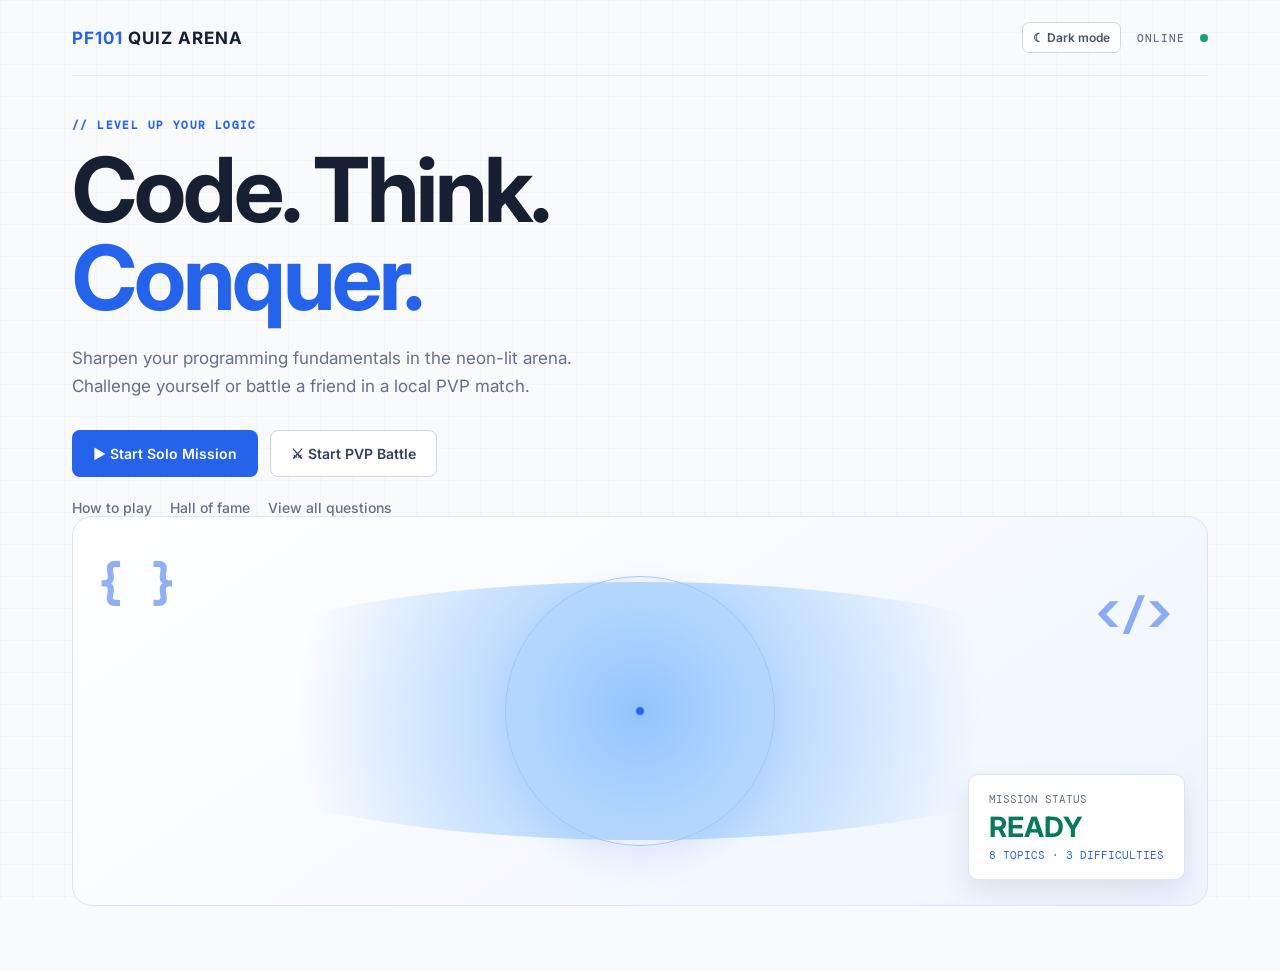
<file: PF101_GAMES/index.html>
<!doctype html>
<html lang="en">
<head>
  <meta charset="utf-8">
  <meta name="viewport" content="width=device-width, initial-scale=1">
  <meta name="description" content="PF101 Quiz Arena - programming fundamentals quiz game">
  <title>PF101 Quiz Arena</title>
  <link rel="stylesheet" href="style.css">
</head>
<body>
  <div class="grid-bg"></div>
  <main class="app-shell">
    <header class="topbar"><button class="brand" data-home aria-label="Return home"><span>PF101</span> QUIZ ARENA</button><div class="topbar-actions"><button id="theme-toggle" class="theme-toggle" type="button" aria-label="Switch to dark mode" aria-pressed="false">☾ <span>Dark mode</span></button><div class="status-dot">ONLINE <i></i></div></div></header>

    <section id="home" class="screen active hero">
      <div class="hero-copy"><p class="eyebrow">// LEVEL UP YOUR LOGIC</p><h1>Code. Think.<br><em>Conquer.</em></h1><p class="intro">Sharpen your programming fundamentals in the neon-lit arena. Challenge yourself or battle a friend in a local PVP match.</p><div class="hero-actions"><button class="btn primary" data-open="single-setup">▶ Start Solo Mission</button><button class="btn secondary" data-open="multi-setup">⚔ Start PVP Battle</button></div><div class="quick-links"><button data-modal="instructions">How to play</button><button data-modal="scores">Hall of fame</button><a href="question.html" class="text-btn">View all questions</a></div></div>
      <div class="arena-art" aria-hidden="true"><div class="orb"></div><div class="code-card"><small>MISSION STATUS</small><strong>READY</strong><span>8 TOPICS · 3 DIFFICULTIES</span></div><div class="bracket b1">{ }</div><div class="bracket b2">&lt;/&gt;</div></div>
    </section>

    <section id="single-setup" class="screen mode-dashboard">
      <aside class="dash-sidebar"><p class="eyebrow">PLAYER HUB</p><h2>SOLO<br><em>MISSION</em></h2><nav><button class="active">⌁ Mission control</button><button data-modal="scores">♜ My high scores</button><button data-modal="instructions">? How to play</button></nav><button class="text-btn back-link" data-home>← Command center</button></aside>
      <div class="dash-main"><div class="dash-heading"><div><p class="eyebrow">SOLO DASHBOARD</p><h1>Ready to train?</h1><p>Set your challenge parameters, then enter a 10-question programming sprint.</p></div><div class="dash-badge">01<br><small>PLAYER</small></div></div><div class="dashboard-grid"><article class="launch-panel"><div class="panel-kicker">NEXT CHALLENGE</div><h3>Programming<br>Fundamentals</h3><ul><li>10 randomized questions</li><li>Time bonus enabled</li><li>Instant answer explanations</li></ul><form id="single-form" class="setup-form compact-form"><label>Player alias<input id="single-name" maxlength="20" placeholder="e.g. Ada" required></label><label>Difficulty<select id="single-difficulty"><option value="Easy">Easy — 20 seconds</option><option value="Medium" selected>Medium — 15 seconds</option><option value="Hard">Hard — 12 seconds</option></select></label><button class="btn primary" type="submit">Launch solo mission →</button></form></article><div class="dash-side-cards"><article class="dash-card"><span>◈</span><small>YOUR BEST</small><strong id="solo-best">—</strong><p>Complete a mission to set your record.</p></article><article class="dash-card"><span>⌁</span><small>ARENA RULE</small><strong>Fast = more</strong><p>Correct answers earn 100 points plus remaining-time bonus.</p></article></div></div></div>
    </section>

    <section id="multi-setup" class="screen mode-dashboard versus-dashboard">
      <aside class="dash-sidebar"><p class="eyebrow">PVP BATTLE HUB</p><h2>LOCAL<br><em>PVP BATTLE</em></h2><nav><button class="active">⚔ PVP setup</button><button data-modal="instructions">? Battle rules</button><button data-home>⌂ Command center</button></nav><p class="device-note">ONE DEVICE<br><span>Pass the screen after every turn.</span></p></aside>
      <div class="dash-main"><div class="dash-heading"><div><p class="eyebrow">LOCAL PVP MULTIPLAYER</p><h1>Choose your rivals.</h1><p>Each player gets 10 random questions. Players alternate turns, and every question is different.</p></div><div class="dash-badge vs">PVP<br><small>LOCAL</small></div></div><div class="vs-players"><div><span>P1</span><strong>PLAYER ONE</strong></div><b>VS</b><div><span>P2</span><strong>PLAYER TWO</strong></div></div><article class="launch-panel battle-panel"><div class="panel-kicker">PVP MATCH CONFIGURATION</div><form id="multi-form" class="setup-form two-col compact-form"><label>Player 1 alias<input id="p1-name" maxlength="20" placeholder="Player One" required></label><label>Player 2 alias<input id="p2-name" maxlength="20" placeholder="Player Two" required></label><label>Difficulty<select id="multi-difficulty"><option value="Easy">Easy — 20 seconds</option><option value="Medium" selected>Medium — 15 seconds</option><option value="Hard">Hard — 12 seconds</option></select></label><div class="match-info">10 questions per player<br><span>20 unique questions · alternating turns</span></div><button class="btn primary" type="submit">Start PVP battle ⚔</button></form></article></div>
    </section>

    <section id="quiz" class="screen quiz-screen"><div class="quiz-top"><div><p id="turn-label" class="eyebrow"></p><h2 id="player-label">PLAYER</h2></div><div class="timer"><svg viewBox="0 0 42 42"><circle class="timer-track" cx="21" cy="21" r="18"/><circle id="timer-ring" class="timer-ring" cx="21" cy="21" r="18"/></svg><b id="timer-value">15</b></div></div><div id="scoreboard" class="scoreboard hidden"></div><div class="progress-row"><span id="progress-text">Question 1 / 10</span><div class="progress"><i id="progress-bar"></i></div><span id="category-label">Category</span></div><article class="question-card"><div class="tag-row"><span id="difficulty-tag" class="tag">MEDIUM</span><span id="points-tag">+100 PTS</span></div><h3 id="question-text"></h3><div id="answers" class="answers"></div><p id="feedback" class="feedback" aria-live="polite"></p></article></section>

    <section id="results" class="screen results"><p id="result-eyebrow" class="eyebrow">MISSION COMPLETE</p><h2 id="result-title">Great run!</h2><div id="result-content"></div><div class="result-actions"><button id="again-btn" class="btn primary">Play again</button><button class="btn secondary" data-home>Command center</button></div></section>
  </main>

  <div id="modal" class="modal" aria-hidden="true"><div class="modal-panel"><button id="modal-close" class="close" aria-label="Close">×</button><div id="modal-content"></div></div></div>
  <script src="script.js"></script>
</body>
</html>
</file>
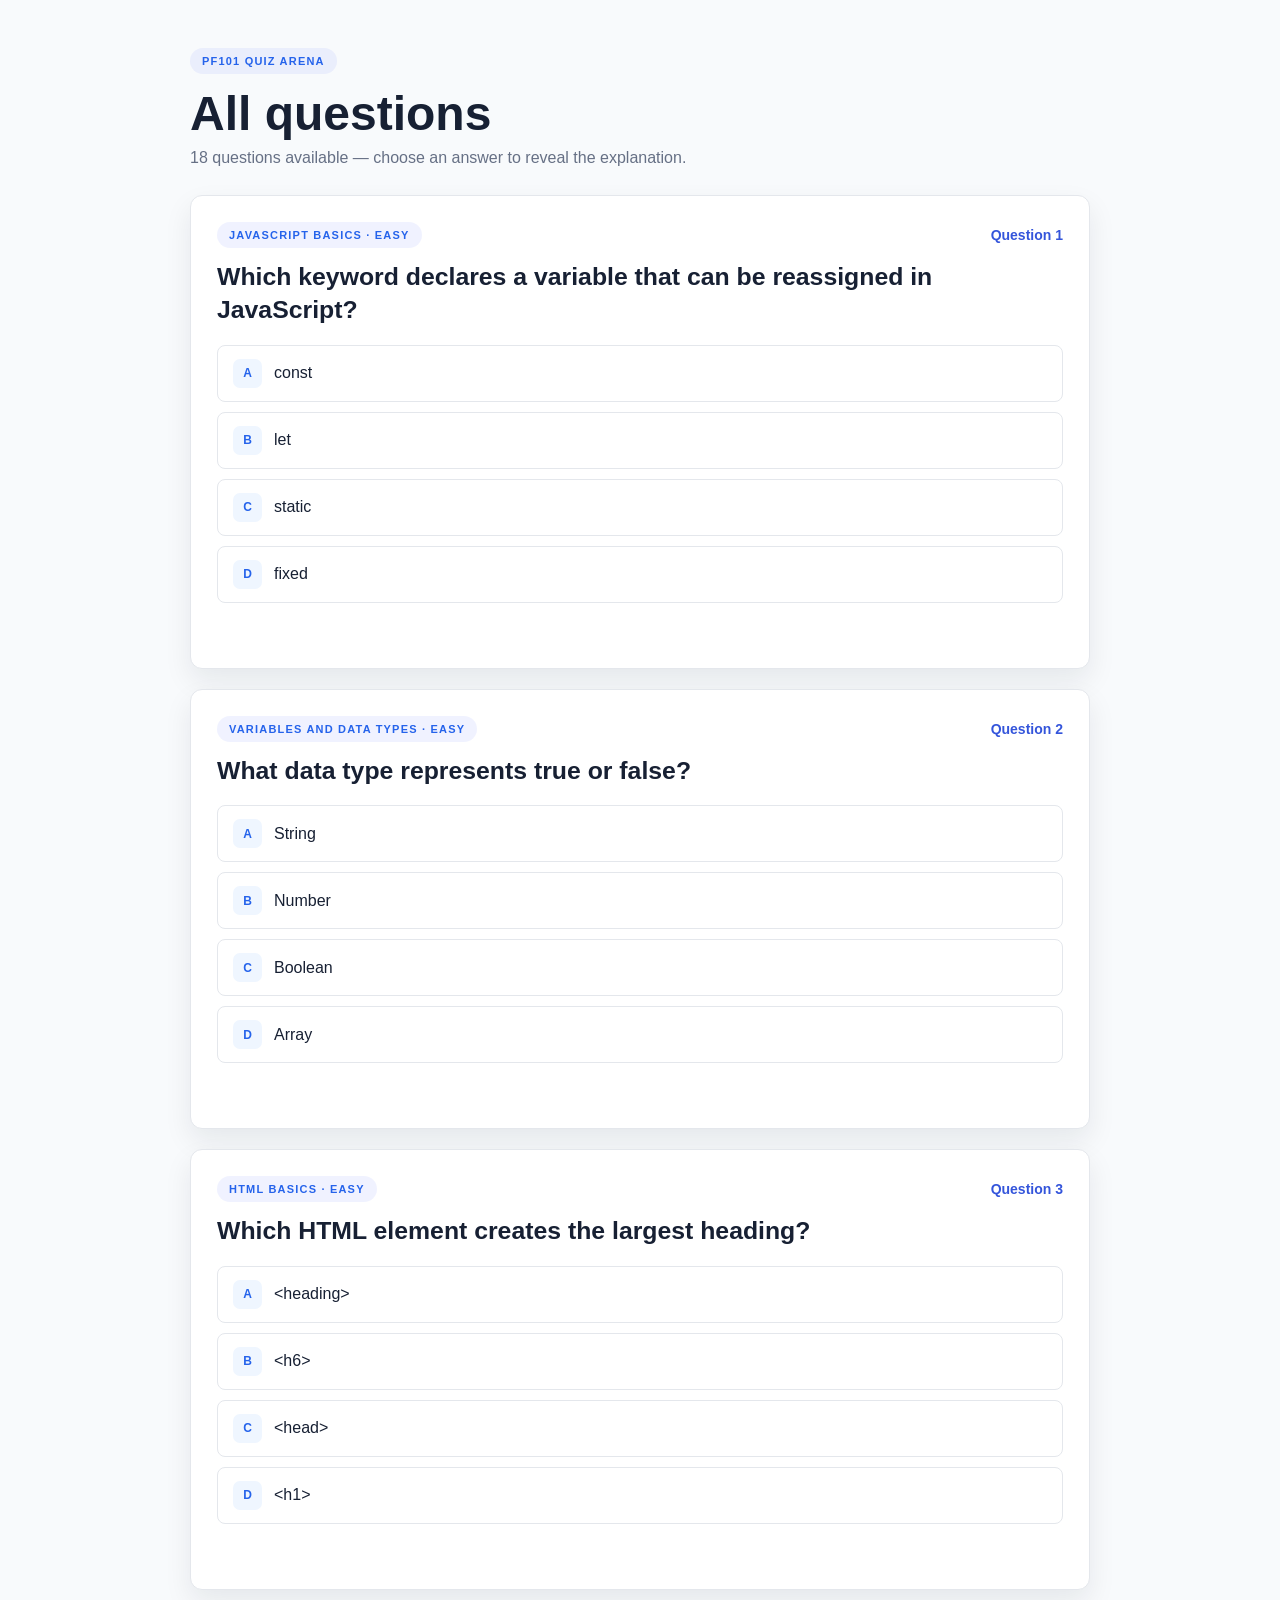
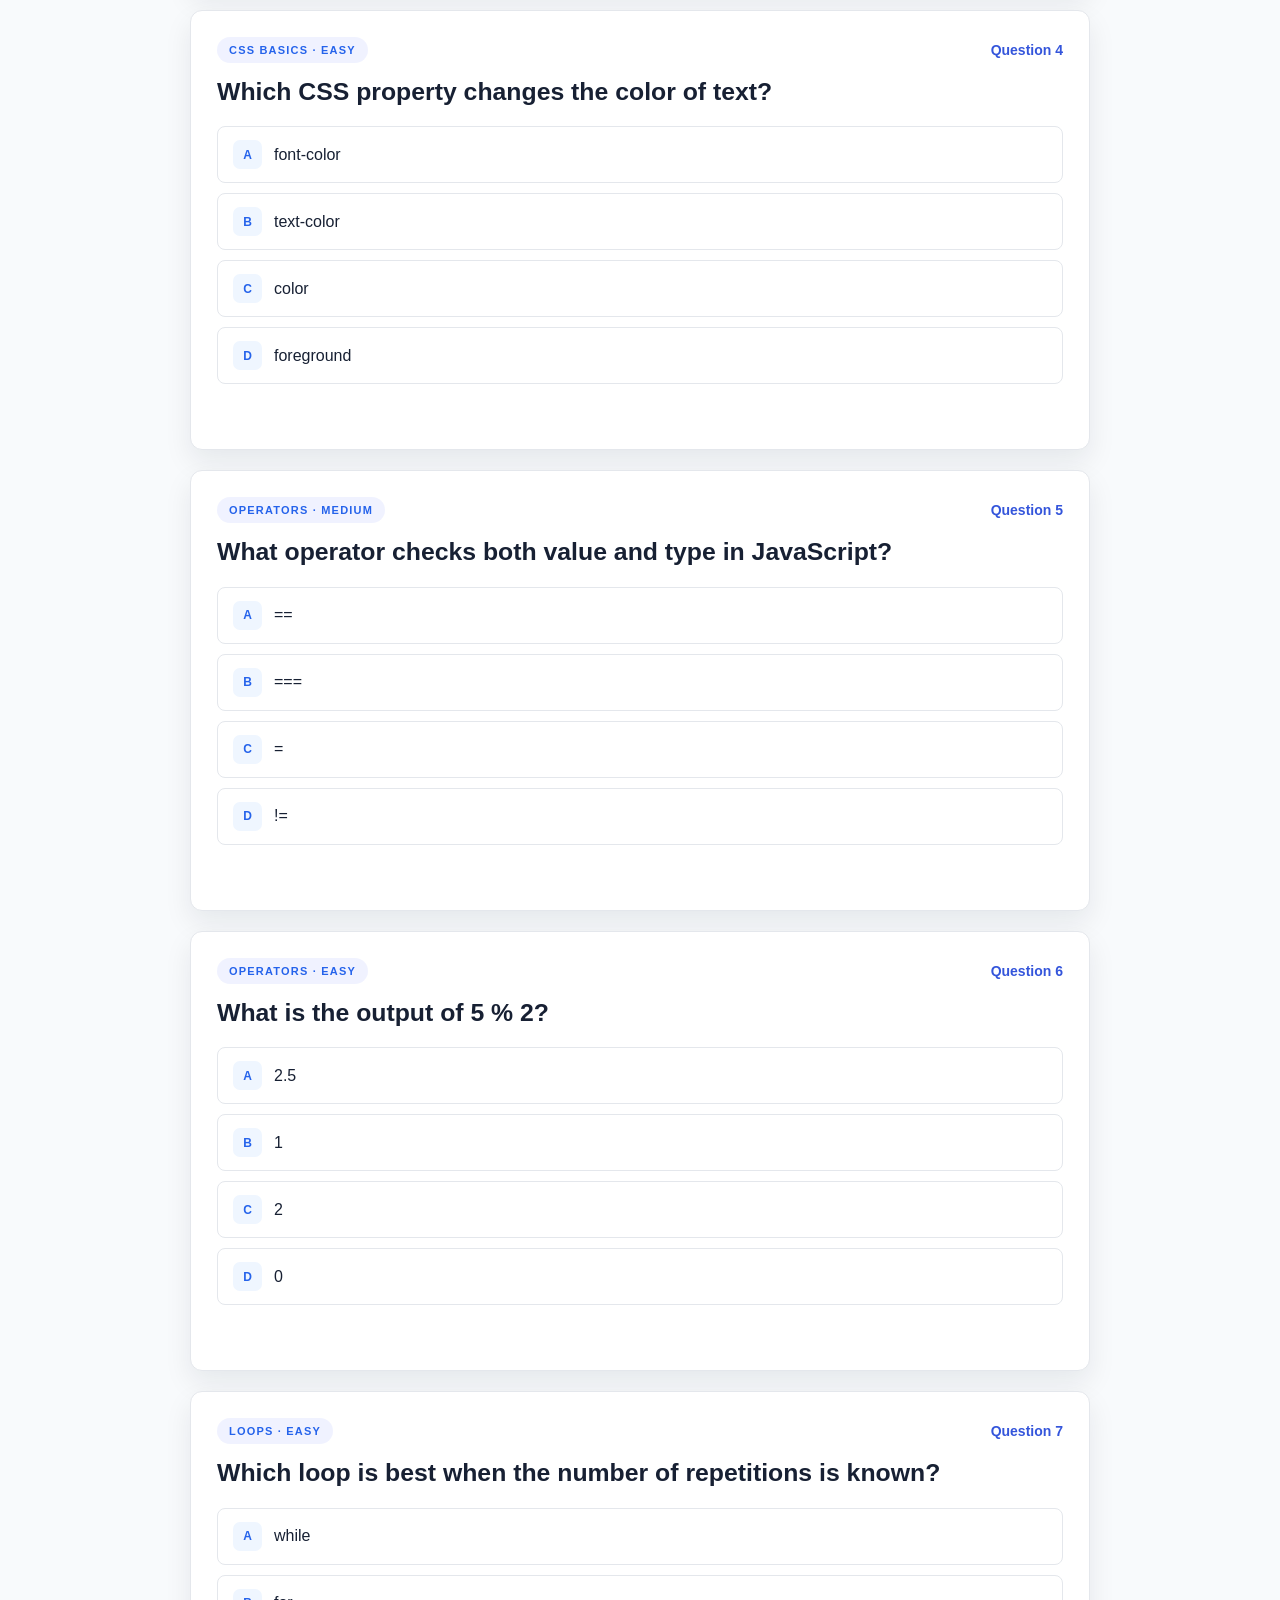
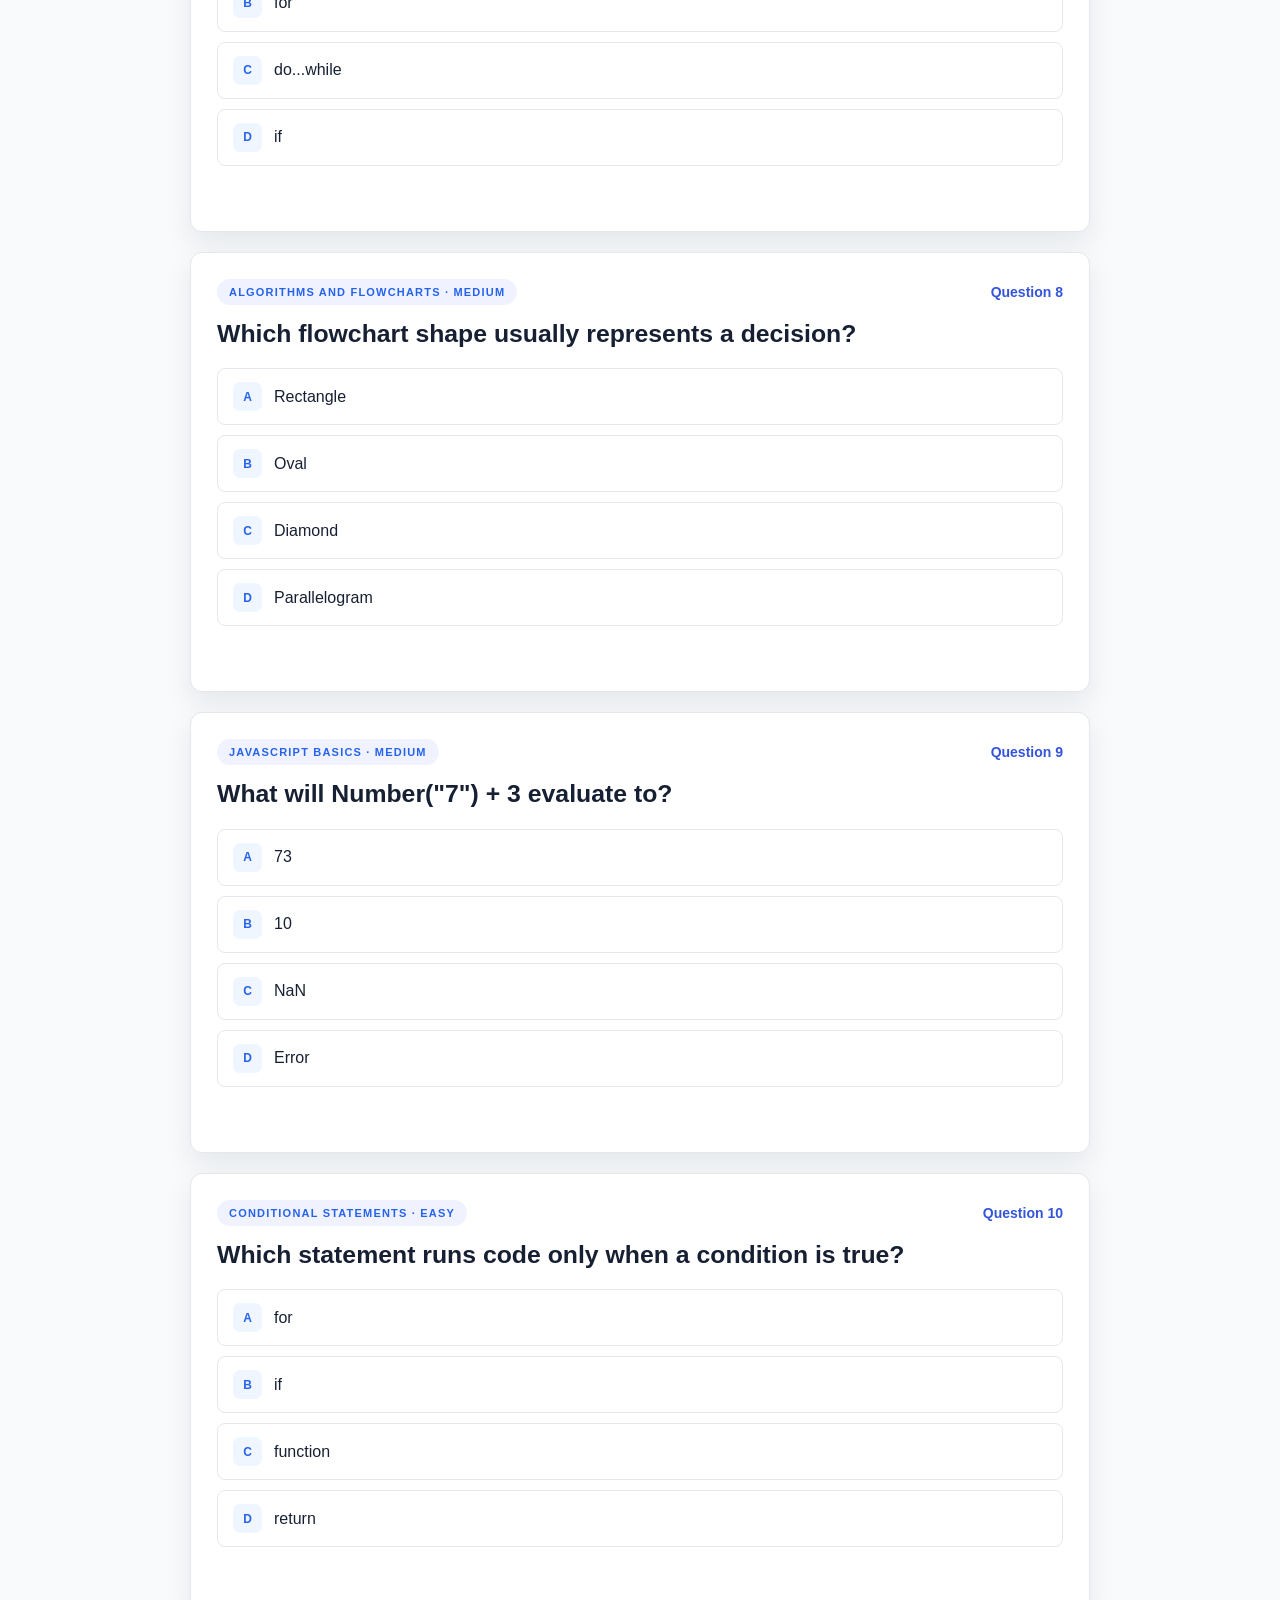
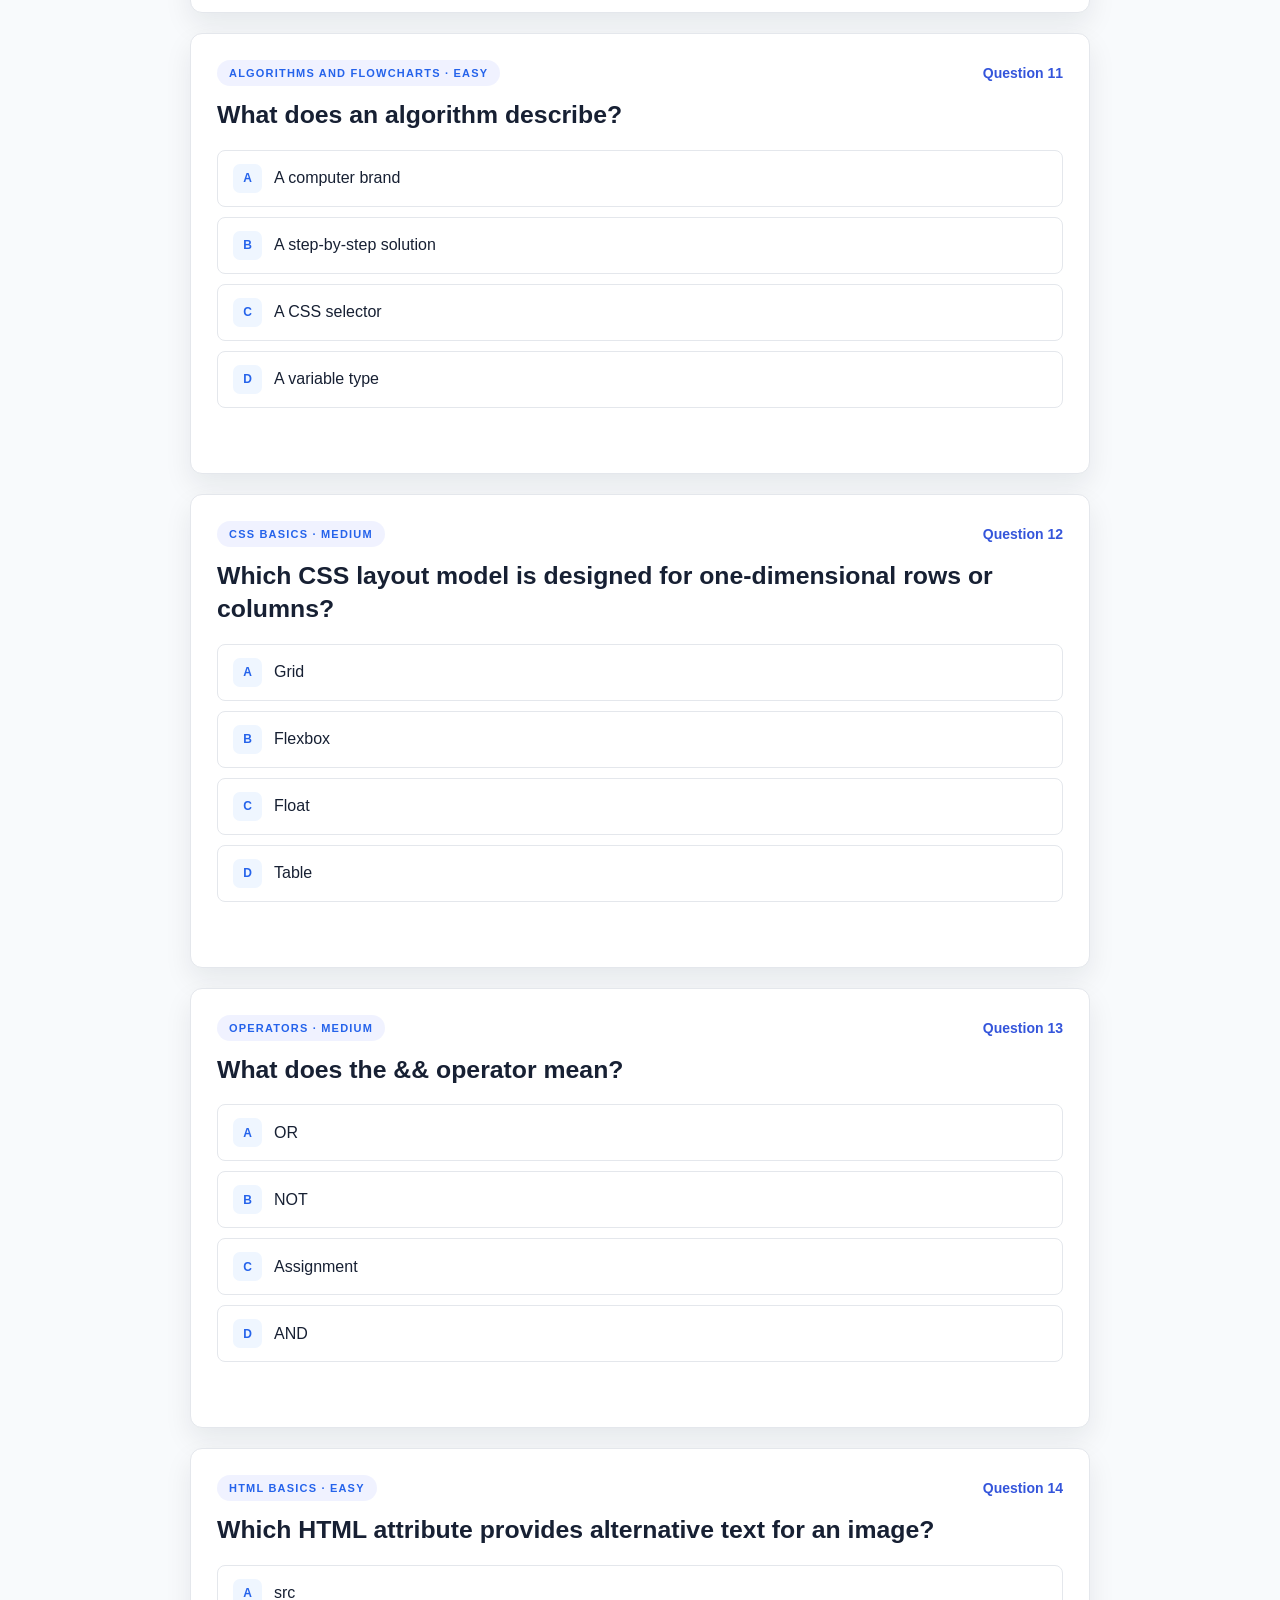
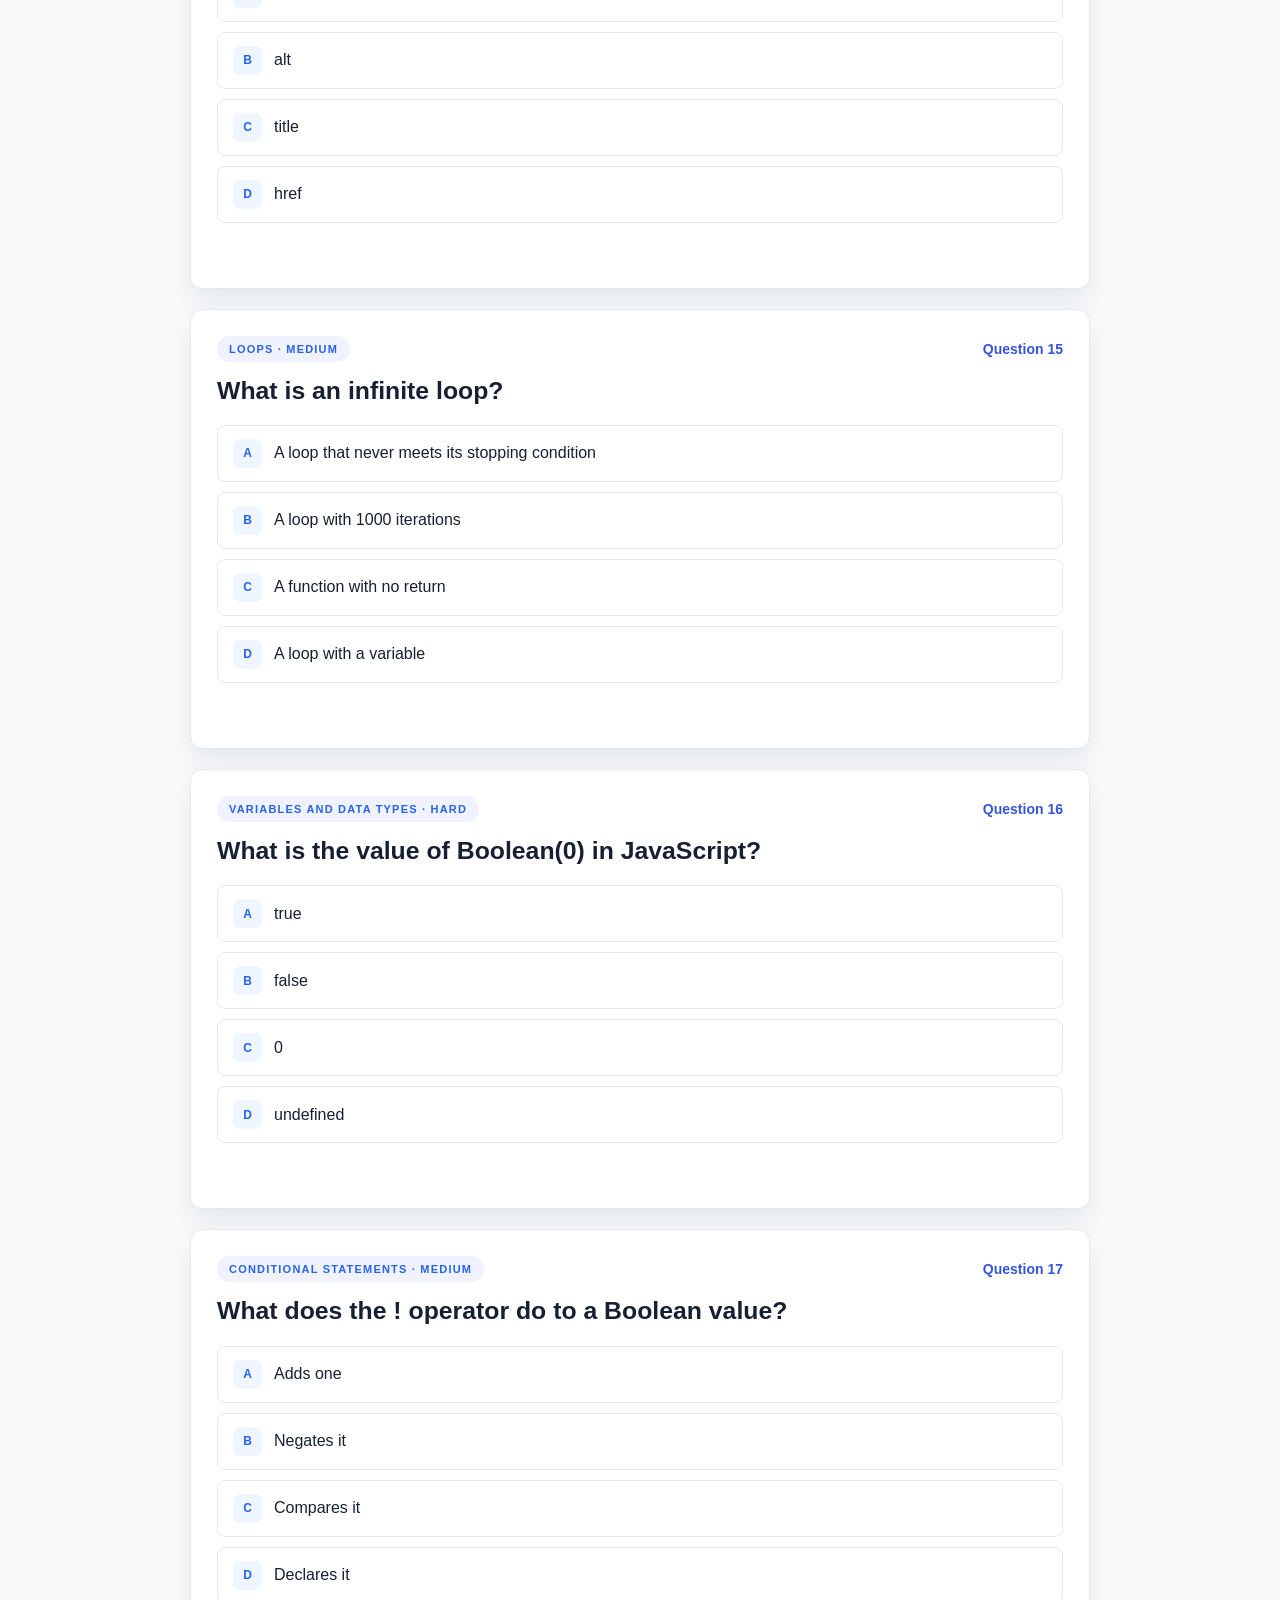
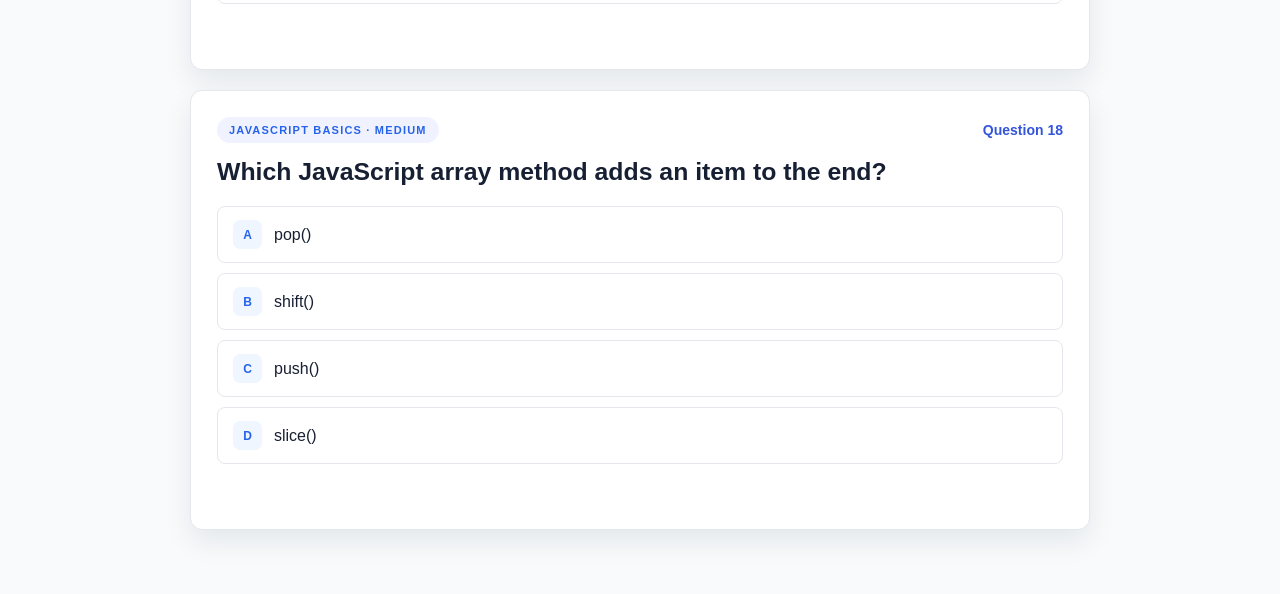
<file: PF101_GAMES/question.html>
<!doctype html>
<html lang="en">
<head>
  <meta charset="utf-8">
  <meta name="viewport" content="width=device-width, initial-scale=1">
  <title>PF101 Question Bank</title>
  <style>
    :root { --bg:#f8fafc; --panel:#fff; --line:#e4e7ec; --text:#172033; --muted:#667085; --primary:#2563eb; --purple:#3455db; --green:#087a5b; --red:#c63752; --shadow:0 12px 28px rgba(16,24,40,.08); }
    * { box-sizing:border-box; } body { margin:0; min-height:100vh; background:var(--bg); color:var(--text); font-family:Inter,Arial,Helvetica,sans-serif; }
    main { width:min(900px,92vw); margin:0 auto; padding:48px 0 64px; } header { margin-bottom:28px; }.tag { display:inline-block; padding:7px 12px; border-radius:999px; background:rgba(91,108,246,.09); color:var(--primary); font-size:11px; font-weight:700; letter-spacing:1.2px; text-transform:uppercase; } h1 { margin:12px 0 8px; font-size:clamp(2rem,5vw,3rem); } header p { margin:0; color:var(--muted); }
    #questions { display:grid; gap:20px; }.card { background:var(--panel); border:1px solid var(--line); border-radius:12px; box-shadow:var(--shadow); padding:26px; }.top-row { display:flex; justify-content:space-between; align-items:center; gap:12px; margin-bottom:12px; }.number { color:var(--purple); font-size:14px; font-weight:700; white-space:nowrap; } h2 { margin:0; font-size:clamp(1.2rem,3vw,1.55rem); line-height:1.35; }
    .answers { display:grid; gap:10px; margin-top:18px; }.answer { display:flex; align-items:center; gap:12px; width:100%; padding:13px 15px; border:1px solid var(--line); border-radius:8px; background:#fff; color:var(--text); cursor:pointer; font:inherit; text-align:left; transition:background .15s,border-color .15s; }.answer:not(:disabled):hover { border-color:var(--primary); background:#f5f8ff; }.answer:disabled { cursor:default; }.answer b { width:29px; height:29px; flex:none; display:grid; place-items:center; border-radius:7px; background:#eff6ff; color:var(--primary); font-size:12px; }.answer.correct { background:#ecfdf3; border-color:#59c8a4; }.answer.correct b { background:#d8f7eb; color:var(--green); }.answer.wrong { background:#fff4f5; border-color:#f0a6b5; }.answer.wrong b { background:#ffe4e8; color:var(--red); }.feedback { min-height:24px; margin:15px 0 0; color:var(--muted); line-height:1.5; }.feedback strong { color:var(--text); }
    @media (max-width:560px) { main { padding-top:30px; }.card { padding:20px; }.top-row { align-items:flex-start; flex-direction:column; gap:8px; } }
  </style>
</head>
<body>
  <main>
    <header><span class="tag">PF101 Quiz Arena</span><h1>All questions</h1><p id="question-count"></p></header>
    <section id="questions" aria-label="Question bank"></section>
  </main>
  <script>
    const questions = [
      {q:'Which keyword declares a variable that can be reassigned in JavaScript?',a:['const','let','static','fixed'],c:1,cat:'JavaScript Basics',d:'Easy',e:'let creates a block-scoped variable that may be reassigned.'},
      {q:'What data type represents true or false?',a:['String','Number','Boolean','Array'],c:2,cat:'Variables and Data Types',d:'Easy',e:'A Boolean holds one of two logical values: true or false.'},
      {q:'Which HTML element creates the largest heading?',a:['<heading>','<h6>','<head>','<h1>'],c:3,cat:'HTML Basics',d:'Easy',e:'<h1> is the highest-level HTML heading.'},
      {q:'Which CSS property changes the color of text?',a:['font-color','text-color','color','foreground'],c:2,cat:'CSS Basics',d:'Easy',e:'The color property sets an element’s text color.'},
      {q:'What operator checks both value and type in JavaScript?',a:['==','===','=','!='],c:1,cat:'Operators',d:'Medium',e:'Strict equality (===) compares value without type coercion.'},
      {q:'What is the output of 5 % 2?',a:['2.5','1','2','0'],c:1,cat:'Operators',d:'Easy',e:'The modulus operator returns the remainder: 5 divided by 2 leaves 1.'},
      {q:'Which loop is best when the number of repetitions is known?',a:['while','for','do...while','if'],c:1,cat:'Loops',d:'Easy',e:'A for loop keeps initialization, condition, and update together.'},
      {q:'Which flowchart shape usually represents a decision?',a:['Rectangle','Oval','Diamond','Parallelogram'],c:2,cat:'Algorithms and Flowcharts',d:'Medium',e:'A diamond represents a branch or yes/no decision.'},
      {q:'What will Number("7") + 3 evaluate to?',a:['73','10','NaN','Error'],c:1,cat:'JavaScript Basics',d:'Medium',e:'Number converts the string to 7, so normal numeric addition gives 10.'},
      {q:'Which statement runs code only when a condition is true?',a:['for','if','function','return'],c:1,cat:'Conditional Statements',d:'Easy',e:'An if statement conditionally runs its block.'},
      {q:'What does an algorithm describe?',a:['A computer brand','A step-by-step solution','A CSS selector','A variable type'],c:1,cat:'Algorithms and Flowcharts',d:'Easy',e:'An algorithm is a finite set of steps to solve a problem.'},
      {q:'Which CSS layout model is designed for one-dimensional rows or columns?',a:['Grid','Flexbox','Float','Table'],c:1,cat:'CSS Basics',d:'Medium',e:'Flexbox distributes items along one main axis.'},
      {q:'What does the && operator mean?',a:['OR','NOT','Assignment','AND'],c:3,cat:'Operators',d:'Medium',e:'&& is logical AND: both expressions must be true.'},
      {q:'Which HTML attribute provides alternative text for an image?',a:['src','alt','title','href'],c:1,cat:'HTML Basics',d:'Easy',e:'The alt attribute describes an image for accessibility and fallback.'},
      {q:'What is an infinite loop?',a:['A loop that never meets its stopping condition','A loop with 1000 iterations','A function with no return','A loop with a variable'],c:0,cat:'Loops',d:'Medium',e:'An infinite loop continues forever because its condition never becomes false.'},
      {q:'What is the value of Boolean(0) in JavaScript?',a:['true','false','0','undefined'],c:1,cat:'Variables and Data Types',d:'Hard',e:'Zero is a falsy value, so Boolean(0) is false.'},
      {q:'What does the ! operator do to a Boolean value?',a:['Adds one','Negates it','Compares it','Declares it'],c:1,cat:'Conditional Statements',d:'Medium',e:'! reverses truthiness: !true becomes false.'},
      {q:'Which JavaScript array method adds an item to the end?',a:['pop()','shift()','push()','slice()'],c:2,cat:'JavaScript Basics',d:'Medium',e:'push() appends one or more elements to an array.'}
    ];
    const questionList = document.getElementById('questions');
    const escapeHtml = value => String(value).replace(/[&<>"']/g, character => ({'&':'&amp;','<':'&lt;','>':'&gt;','"':'&quot;',"'":'&#39;'}[character]));
    document.getElementById('question-count').textContent = `${questions.length} questions available — choose an answer to reveal the explanation.`;
    questions.forEach((question, questionIndex) => {
      const card = document.createElement('article'); card.className = 'card';
      card.innerHTML = `<div class="top-row"><span class="tag">${escapeHtml(question.cat)} · ${escapeHtml(question.d)}</span><span class="number">Question ${questionIndex + 1}</span></div><h2>${escapeHtml(question.q)}</h2><div class="answers"></div><p class="feedback" aria-live="polite"></p>`;
      const answers = card.querySelector('.answers'); const feedback = card.querySelector('.feedback');
      question.a.forEach((answer, answerIndex) => {
        const button = document.createElement('button'); button.type = 'button'; button.className = 'answer'; button.innerHTML = `<b>${String.fromCharCode(65 + answerIndex)}</b>${escapeHtml(answer)}`;
        button.addEventListener('click', () => { answers.querySelectorAll('.answer').forEach((item, index) => { item.disabled = true; if (index === question.c) item.classList.add('correct'); if (index === answerIndex && index !== question.c) item.classList.add('wrong'); }); feedback.innerHTML = answerIndex === question.c ? `<strong>Correct!</strong> ${question.e}` : `<strong>Not quite.</strong> ${question.e}`; });
        answers.appendChild(button);
      }); questionList.appendChild(card);
    });
  </script>
</body>
</html>
</file>
<file: PF101_GAMES/style.css>
@import url('https://fonts.googleapis.com/css2?family=Inter:wght@400;500;600;700;800&family=DM+Mono:wght@400;500;600&display=swap');
.topbar-actions{display:flex;align-items:center;gap:16px}.theme-toggle{border:1px solid #d0d5dd;border-radius:7px;padding:7px 10px;background:#fff;color:#475467;font:600 12px Inter;cursor:pointer}.theme-toggle:hover{border-color:#2563eb;color:#2563eb}
.dark-mode{--navy:#f8fafc;--blue:#7aa2ff;--blue-dark:#a8c0ff;--green:#6ee7b7;--red:#fda4af;--muted:#aab4c5;--line:#293345;--soft:#101827;--white:#182234}.dark-mode body{background:#101827!important;color:#f8fafc!important}.dark-mode .grid-bg{background:linear-gradient(rgba(148,163,184,.045) 1px,transparent 1px),linear-gradient(90deg,rgba(148,163,184,.045) 1px,transparent 1px)!important}.dark-mode .topbar{border-color:#293345!important}.dark-mode .brand{color:#f8fafc!important}.dark-mode .theme-toggle,.dark-mode .secondary,.dark-mode input,.dark-mode select,.dark-mode .answer{background:#182234!important;color:#e5e7eb!important;border-color:#3a475d!important}.dark-mode .secondary:hover,.dark-mode .answer:hover:not(:disabled){background:#222e41!important}.dark-mode .arena-art{background:linear-gradient(145deg,#182234,#111b2d)!important;border-color:#34435b!important}.dark-mode .orb{border-color:#5276c9!important;box-shadow:inset 0 0 48px #1e3a6b,0 15px 35px #0005!important}.dark-mode .code-card,.dark-mode .launch-panel,.dark-mode .dash-card,.dark-mode .vs-players,.dark-mode .question-card,.dark-mode .results,.dark-mode .modal-panel,.dark-mode .scoreboard div{background:#182234!important;border-color:#34435b!important;box-shadow:0 14px 35px #0004!important}.dark-mode .dash-sidebar{border-color:#293345!important}.dark-mode .dash-sidebar nav button:hover,.dark-mode .dash-sidebar nav button.active{background:#1d3159!important;color:#a8c0ff!important}.dark-mode .match-info,.dark-mode .stat{background:#111b2d!important;border-color:#34435b!important}.dark-mode .progress{background:#293345!important}.dark-mode .timer-track{stroke:#34435b!important}.dark-mode .tag{background:#172b52!important;border-color:#34538b!important;color:#a8c0ff!important}.dark-mode .tag+span{background:#123b35!important;border-color:#286a5c!important;color:#6ee7b7!important}.dark-mode .answer.correct{background:#123b35!important;border-color:#347d6d!important}.dark-mode .answer.wrong{background:#492534!important;border-color:#8c4557!important}.dark-mode .modal{background:#020617b8!important}.dark-mode .hero h1,.dark-mode .question-card h3,.dark-mode .dash-heading h1,.dark-mode .quiz-top h2{color:#f8fafc!important}.dark-mode .dash-badge{background:#182234!important;border-color:#34538b!important}.dark-mode .primary{background:#4f78e8!important}.dark-mode .primary:hover{background:#6b90f4!important}.dark-mode .topbar-actions .status-dot{color:#aab4c5!important}
.quick-links a.text-btn{text-decoration:none}
:root{--navy:#172033;--blue:#2563eb;--blue-dark:#1d4ed8;--green:#087a5b;--red:#c63752;--muted:#667085;--line:#e4e7ec;--soft:#f8fafc;--white:#fff}*{box-sizing:border-box}body{margin:0;min-height:100vh;background:var(--soft);color:var(--navy);font-family:Inter,Arial,sans-serif}.grid-bg{position:fixed;inset:0;z-index:-1;background:linear-gradient(rgba(15,23,42,.022) 1px,transparent 1px),linear-gradient(90deg,rgba(15,23,42,.022) 1px,transparent 1px);background-size:32px 32px}.app-shell{max-width:1200px;min-height:100vh;margin:auto;padding:0 32px}.topbar{height:76px;display:flex;align-items:center;justify-content:space-between;border-bottom:1px solid var(--line)}.brand{border:0;background:transparent;padding:0;color:var(--navy);font:700 17px Inter;letter-spacing:1px;cursor:pointer}.brand span,.eyebrow{color:var(--blue)}.status-dot{font:500 11px 'DM Mono';letter-spacing:1px;color:var(--muted)}.status-dot i{display:inline-block;width:8px;height:8px;margin-left:7px;border-radius:50%;background:#14a271}.screen{display:none}.screen.active{display:block}.screen[hidden],.screen.mode-dashboard:not(.active){display:none!important}.eyebrow{margin:0 0 14px;font:600 11px 'DM Mono';letter-spacing:1.4px}.hero{min-height:calc(100vh - 76px);display:grid;grid-template-columns:1.1fr .9fr;align-items:center;gap:40px;padding:42px 0 65px}.hero h1{margin:0 0 22px;font-size:clamp(3.3rem,7vw,6rem);line-height:.98;letter-spacing:-3px}.hero h1 em{color:var(--blue);font-style:normal}.intro{max-width:540px;color:var(--muted);font-size:17px;line-height:1.65}.hero-actions,.result-actions{display:flex;flex-wrap:wrap;gap:12px;margin-top:30px}.btn{border:1px solid transparent;border-radius:8px;padding:14px 20px;font:600 14px Inter;cursor:pointer;transition:.18s}.btn:hover{transform:translateY(-1px)}.primary{background:var(--blue);color:#fff}.primary:hover{background:var(--blue-dark);box-shadow:0 8px 18px #2563eb2b}.secondary{background:#fff;border-color:#d0d5dd;color:#344054}.secondary:hover{background:#f9fafb}.quick-links{display:flex;gap:18px;margin-top:22px}.quick-links button,.text-btn{padding:0;border:0;background:none;color:var(--muted);font:500 14px Inter;cursor:pointer}.quick-links button:hover,.text-btn:hover{color:var(--blue)}.arena-art{position:relative;height:390px;display:grid;place-items:center;border:1px solid #dbe4f2;border-radius:20px;background:linear-gradient(145deg,#fff,#eef5ff);overflow:hidden}.orb{width:270px;height:270px;border:1px solid #a9c3fa;border-radius:50%;box-shadow:inset 0 0 48px #dbeafe,0 15px 35px #2563eb1c}.orb:after{content:'';position:absolute;inset:65px;border-radius:50%;background:radial-gradient(circle,#2563eb 0 3px,#93c5fd 5px,transparent 66%)}.code-card{position:absolute;right:22px;bottom:25px;display:grid;gap:4px;padding:17px 20px;border:1px solid #dbe4f2;border-radius:10px;background:#fff;box-shadow:0 12px 28px #10182818}.code-card small,.code-card span{font:11px 'DM Mono';color:var(--muted)}.code-card strong{font-size:28px;color:var(--green)}.code-card span{color:var(--blue)}.bracket{position:absolute;color:#2563eb;font:700 43px 'DM Mono';opacity:.5}.b1{top:38px;left:24px}.b2{top:70px;right:35px}.mode-dashboard{min-height:calc(100vh - 76px);display:grid!important;grid-template-columns:235px 1fr;gap:42px;padding:35px 0 65px}.dash-sidebar{display:flex;flex-direction:column;padding:24px 28px 24px 0;border-right:1px solid var(--line)}.dash-sidebar h2{margin:0 0 34px;font-size:28px;line-height:1}.dash-sidebar h2 em{color:var(--blue);font-style:normal}.dash-sidebar nav{display:grid;gap:7px}.dash-sidebar nav button{border:0;border-radius:7px;background:transparent;padding:11px 10px;color:var(--muted);text-align:left;font:500 14px Inter;cursor:pointer}.dash-sidebar nav button:hover,.dash-sidebar nav button.active{background:#eef4ff;color:var(--blue-dark)}.dash-sidebar nav button.active{box-shadow:inset 2px 0 var(--blue)}.back-link,.device-note{margin-top:auto}.device-note{color:var(--blue);font:500 11px 'DM Mono';letter-spacing:1px;line-height:1.7}.device-note span{color:var(--muted);font:13px Inter;letter-spacing:0}.dash-heading{display:flex;align-items:start;justify-content:space-between;margin:18px 0 28px}.dash-heading h1{margin:0 0 8px;font-size:clamp(32px,5vw,48px);letter-spacing:-1.5px}.dash-heading p:not(.eyebrow){max-width:540px;margin:0;color:var(--muted);line-height:1.5}.dash-badge{width:78px;height:78px;display:grid;place-items:center;border:1px solid #bcd0fa;border-radius:50%;color:var(--blue);font:700 26px 'DM Mono';text-align:center;background:#fff}.dash-badge small{margin-top:-25px;color:var(--muted);font:10px 'DM Mono'}.dash-badge.vs{border-color:#d8b4fe;color:#7c3aed}.dashboard-grid{display:grid;grid-template-columns:minmax(300px,1.2fr) minmax(190px,.8fr);gap:18px}.launch-panel,.dash-card,.vs-players{border:1px solid var(--line);border-radius:13px;background:#fff;box-shadow:0 10px 25px #1018280d}.launch-panel{padding:28px}.panel-kicker{color:var(--blue);font:600 11px 'DM Mono';letter-spacing:1.4px}.launch-panel h3{margin:16px 0;font-size:30px;line-height:1.08}.launch-panel ul{margin:0;padding:0;list-style:none;color:var(--muted);font-size:14px;line-height:2}.launch-panel li:before{content:'✓';margin-right:9px;color:var(--green)}.setup-form{display:grid;gap:18px;margin:28px 0}.compact-form{margin-bottom:0}.setup label,.mode-dashboard label{display:grid;gap:8px;color:#344054;font:600 13px Inter}input,select{width:100%;border:1px solid #d0d5dd;border-radius:7px;padding:13px 14px;background:#fff;color:var(--navy);font:15px Inter;outline:none}input:focus,select:focus{border-color:var(--blue);box-shadow:0 0 0 3px #2563eb1f}.dash-side-cards{display:grid;gap:18px}.dash-card{padding:20px}.dash-card>span,.dash-card strong{color:var(--blue)}.dash-card small{display:block;margin-top:10px;color:var(--muted);font:11px 'DM Mono';letter-spacing:1px}.dash-card strong{display:block;margin-top:5px;font-size:24px}.dash-card p{margin-bottom:0;color:var(--muted);font-size:13px;line-height:1.5}.vs-players{display:flex;align-items:center;justify-content:center;gap:28px;margin-bottom:18px;padding:17px}.vs-players div{display:grid;gap:4px;text-align:center}.vs-players span{color:var(--blue);font:11px 'DM Mono'}.vs-players b{color:#7c3aed;font:700 24px 'DM Mono'}.two-col{grid-template-columns:1fr 1fr}.two-col .btn{grid-column:span 2}.match-info{align-self:end;padding:12px;border:1px solid var(--line);border-radius:7px;background:var(--soft);color:var(--blue);font:500 13px 'DM Mono';line-height:1.4}.match-info span{color:var(--muted);font:12px Inter}.quiz-screen{max-width:900px;margin:30px auto 60px}.quiz-top{display:flex;align-items:center;justify-content:space-between}.quiz-top h2{margin:0;font-size:25px}.timer{position:relative;width:63px;height:63px;display:grid;place-items:center}.timer svg{position:absolute;width:63px;transform:rotate(-90deg)}.timer circle{fill:none;stroke-width:3}.timer-track{stroke:#e4e7ec}.timer-ring{stroke:var(--blue);stroke-linecap:round;stroke-dasharray:113;transition:stroke-dashoffset 1s linear}.timer b{font:600 18px 'DM Mono'}.scoreboard{display:flex;gap:12px;margin:20px 0}.scoreboard div{flex:1;padding:10px 13px;border:1px solid var(--line);border-radius:7px;background:#fff}.scoreboard strong{float:right;color:var(--green)}.hidden{display:none}.progress-row{display:grid;grid-template-columns:auto 1fr auto;align-items:center;gap:13px;margin:23px 0;color:var(--muted);font:12px 'DM Mono'}.progress{height:7px;overflow:hidden;border-radius:9px;background:#e4e7ec}.progress i{display:block;height:100%;width:10%;background:var(--blue);transition:.3s}.question-card{padding:34px;border:1px solid var(--line);border-radius:15px;background:#fff;box-shadow:0 14px 35px #10182814}.tag-row{display:flex;gap:9px}.tag{border:1px solid #bfdbfe;border-radius:5px;padding:5px 7px;background:#eff6ff;color:#1d4ed8;font:500 10px 'DM Mono';letter-spacing:1px}.tag+span{border-color:#a7e5d1;background:#ecfdf3;color:var(--green)}.question-card h3{margin:25px 0;font-size:clamp(22px,3vw,31px);line-height:1.25}.answers{display:grid;grid-template-columns:1fr 1fr;gap:12px}.answer{position:relative;border:1px solid #dfe3eb;border-radius:8px;padding:15px 16px 15px 53px;background:#fff;color:#344054;text-align:left;font:500 15px Inter;cursor:pointer}.answer:hover:not(:disabled){border-color:var(--blue);background:#f5f8ff}.answer b{position:absolute;left:15px;color:var(--blue);font:500 12px 'DM Mono'}.answer.correct{border-color:#59c8a4;background:#ecfdf3}.answer.wrong{border-color:#f0a6b5;background:#fff4f5}.answer:disabled{cursor:default}.feedback{min-height:24px;margin:20px 0 0;color:var(--muted);line-height:1.45}.feedback strong,.winner{color:var(--green)}.results{max-width:680px;margin:75px auto;padding:38px;border:1px solid var(--line);border-radius:16px;background:#fff;box-shadow:0 18px 45px #10182814;text-align:center}.results h2{margin:0;font-size:42px}.stat-grid{display:grid;grid-template-columns:repeat(3,1fr);gap:10px;margin:30px 0}.stat{padding:15px;border:1px solid var(--line);border-radius:9px;background:var(--soft)}.stat b{display:block;color:var(--blue);font-size:26px}.stat span{color:var(--muted);font:11px 'DM Mono'}.winner{margin:25px 0;font-size:20px}.modal{position:fixed;z-index:5;inset:0;display:none;place-items:center;padding:20px;background:#10182866}.modal.show{display:grid}.modal-panel{position:relative;max-width:630px;max-height:85vh;overflow:auto;width:100%;padding:34px;border:1px solid var(--line);border-radius:14px;background:#fff;box-shadow:0 22px 55px #10182833}.close{position:absolute;top:10px;right:15px;border:0;background:transparent;color:#344054;font-size:30px;cursor:pointer}.modal h2{margin-top:0}.modal p,.modal li{color:var(--muted);line-height:1.6}.leaderboard{width:100%;border-collapse:collapse;text-align:left}.leaderboard th,.leaderboard td{padding:10px;border-bottom:1px solid var(--line)}.leaderboard th{color:var(--blue);font:11px 'DM Mono'}@media(max-width:760px){.app-shell{padding:0 18px}.hero,.mode-dashboard{display:block!important;padding-top:30px}.arena-art{height:270px;margin-top:35px}.orb{width:210px;height:210px}.dash-sidebar{margin-bottom:25px;padding:15px 0 20px;border-right:0;border-bottom:1px solid var(--line)}.dash-sidebar h2{margin-bottom:20px}.dash-sidebar nav{display:flex;flex-wrap:wrap}.back-link,.device-note{margin-top:18px}.dashboard-grid{grid-template-columns:1fr}.dash-side-cards{grid-template-columns:1fr 1fr}.dash-heading{margin-top:0}.battle-panel .setup-form,.two-col{grid-template-columns:1fr}.battle-panel .btn,.two-col .btn{grid-column:auto}.match-info{align-self:auto}.vs-players{gap:13px}.answers{grid-template-columns:1fr}.question-card{padding:23px}.progress-row{grid-template-columns:auto 1fr}.progress-row span:last-child{display:none}.stat-grid{grid-template-columns:1fr 1fr}}@media(max-width:480px){.dash-side-cards{grid-template-columns:1fr}.hero h1{letter-spacing:-2px}.results{margin:25px auto;padding:25px}}
</file>
